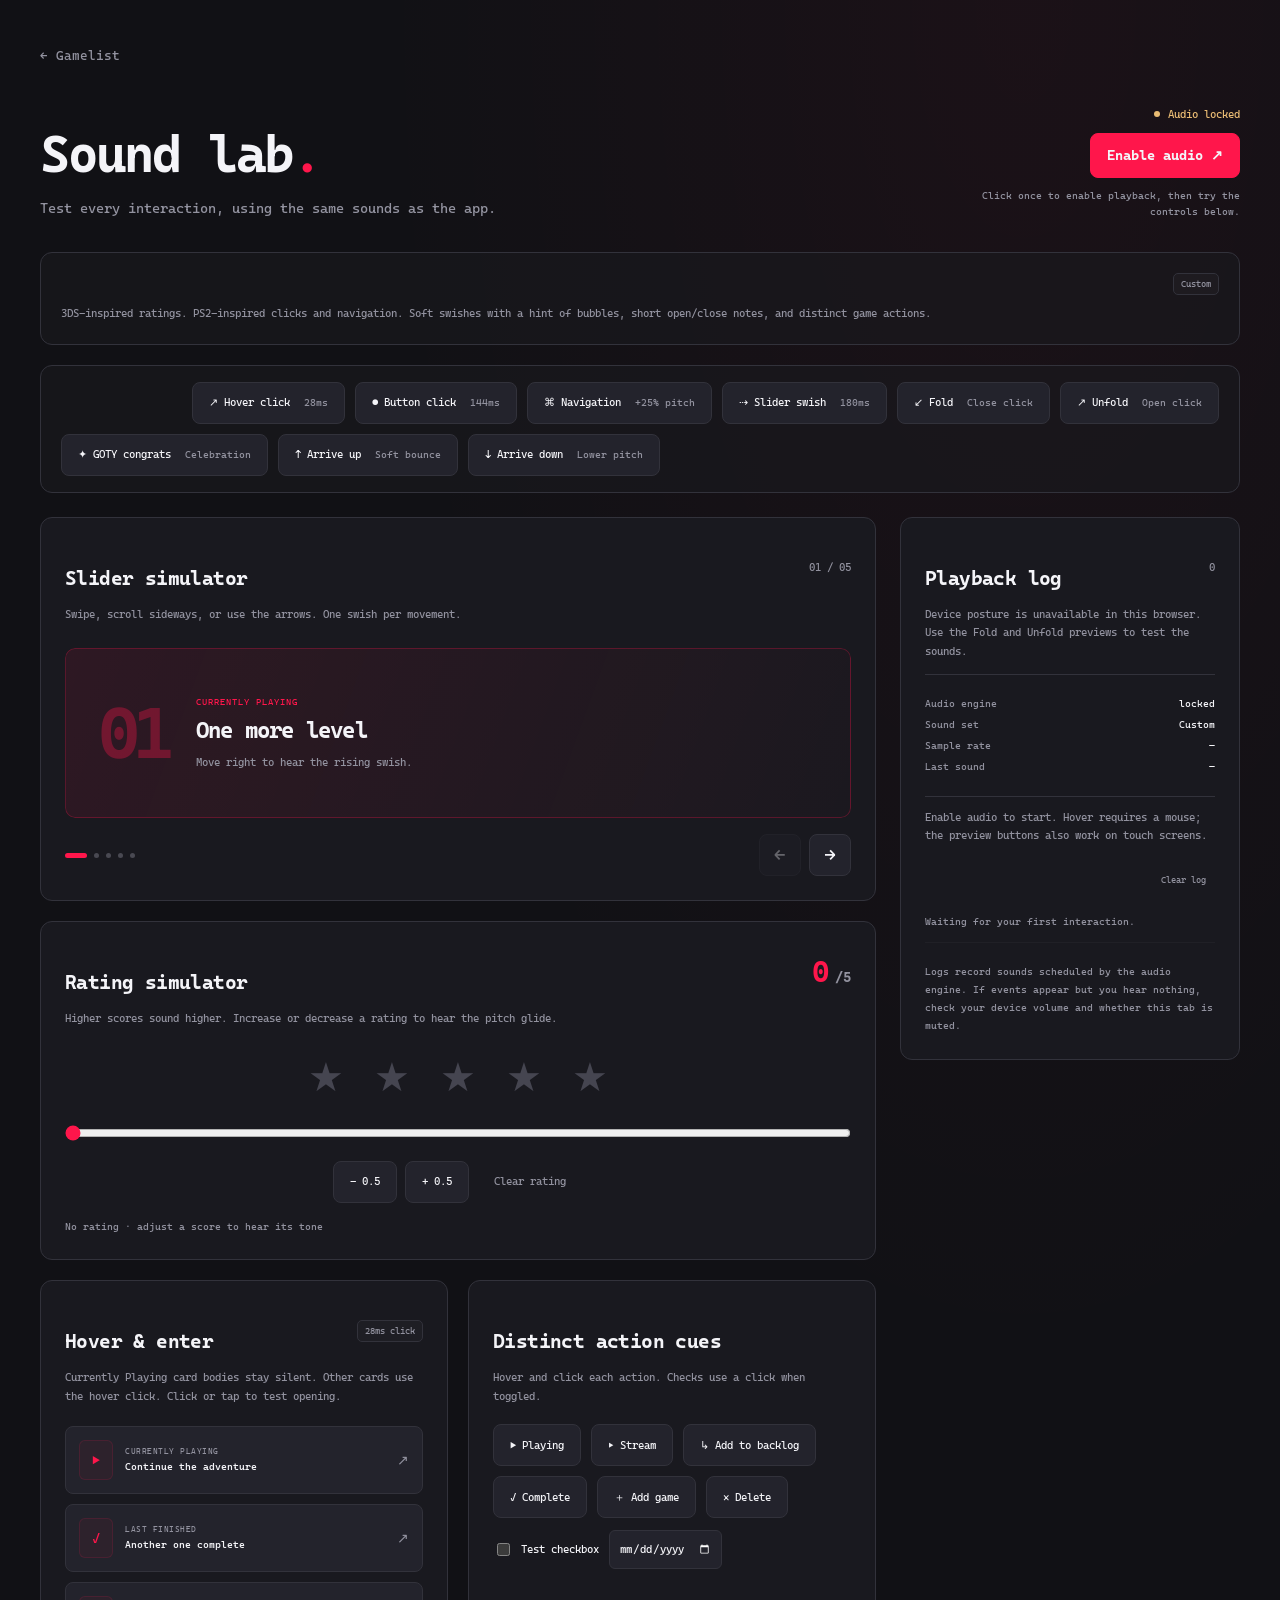
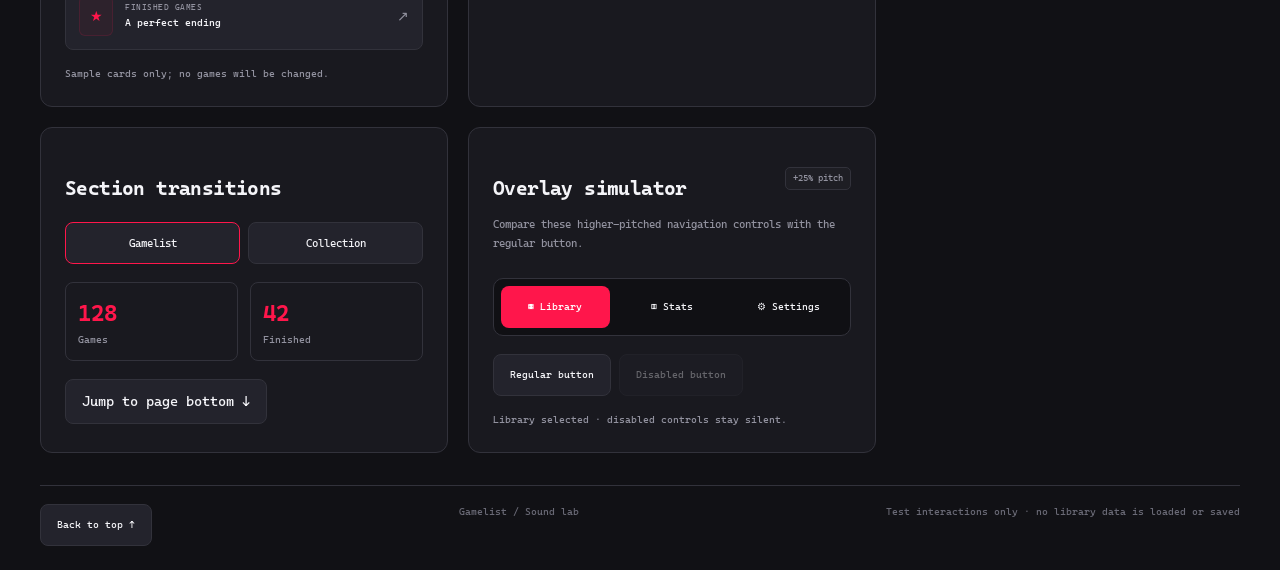
<file: dev-sounds.html>
<!doctype html>
<html lang="en">
<head>
  <meta charset="utf-8">
  <meta name="viewport" content="width=device-width, initial-scale=1">
  <meta name="robots" content="noindex">
  <title>Sound Lab · Gamelist</title>
  <link rel="icon" href="assets/branding/Icon.png">
  <link rel="stylesheet" href="dev-sounds.css">
  <script type="module" src="dev-sounds.js"></script>
</head>
<body>
  <main>
    <header class="page-header">
      <div><a class="back" href="/">← Gamelist</a><p class="eyebrow">Developer tools / Audio</p><h1>Sound lab<span>.</span></h1><p class="intro">Test every interaction, using the same sounds as the app.</p></div>
      <div class="audio-controls"><span id="audioStatus" class="status">Audio locked</span><button class="primary" id="enableAudio" data-sound-preview="click">Enable audio ↗</button><small>Click once to enable playback, then try the controls below.</small></div>
    </header>

    <section class="sound-set" aria-label="Custom sound set"><div class="preset-heading"><span class="eyebrow">The Gamelist sound set</span><span class="tag">Custom</span></div><p class="hint">3DS-inspired ratings. PS2-inspired clicks and navigation. Soft swishes with a hint of bubbles, short open/close notes, and distinct game actions.</p></section>

    <section class="preview-strip" aria-label="Sound previews">
      <span class="eyebrow">Quick listen</span>
      <button data-sound-preview="hover">↗ Hover click <small>28ms</small></button>
      <button data-sound-preview="click">● Button click <small>144ms</small></button>
      <button data-sound-preview="navigation">⌘ Navigation <small>+25% pitch</small></button>
      <button data-sound-preview="swipe">⇢ Slider swish <small>180ms</small></button>
      <button data-sound-preview="fold">↙ Fold <small>Close click</small></button>
      <button data-sound-preview="unfold">↗ Unfold <small>Open click</small></button>
      <button data-sound-preview="congrats">✦ GOTY congrats <small>Celebration</small></button>
      <button data-sound-preview="bounce-up">↑ Arrive up <small>Soft bounce</small></button>
      <button data-sound-preview="bounce-down">↓ Arrive down <small>Lower pitch</small></button>
    </section>

    <div class="workspace">
      <div class="experiments">
        <section class="panel playing-current" aria-labelledby="sliderTitle">
          <div class="panel-head"><div><p class="eyebrow">01 / Movement</p><h2 id="sliderTitle">Slider simulator</h2></div><span class="readout" id="slideCount">01 / 05</span></div>
          <p class="hint">Swipe, scroll sideways, or use the arrows. One swish per movement.</p>
          <div class="slider-stage">
            <div class="playing-list" id="testSlider" tabindex="0" role="region" aria-roledescription="carousel" aria-label="Sound test slider">
              <article class="slide"><span class="slide-number">01</span><div><small>Currently playing</small><h3>One more level</h3><p>Move right to hear the rising swish.</p></div></article>
              <article class="slide"><span class="slide-number">02</span><div><small>Last finished</small><h3>Roll the credits</h3><p>Move left to hear the falling swish.</p></div></article>
              <article class="slide"><span class="slide-number">03</span><div><small>Backlog</small><h3>Next adventure</h3><p>Trackpads and touch gestures work here.</p></div></article>
              <article class="slide"><span class="slide-number">04</span><div><small>Collection</small><h3>On the shelf</h3><p>Arrow keys work when this slider is focused.</p></div></article>
              <article class="slide"><span class="slide-number">05</span><div><small>End of the slider</small><h3>The final stop</h3><p>No movement at the edge means no swish.</p></div></article>
            </div>
          </div>
          <div class="slider-footer"><div id="slideDots" class="dots" aria-hidden="true"><i class="active"></i><i></i><i></i><i></i><i></i></div><div class="arrow-controls"><button class="playing-slider-button" id="previousSlide" aria-label="Previous slide" disabled>←</button><button class="playing-slider-button" id="nextSlide" aria-label="Next slide">→</button></div></div>
        </section>

        <section class="panel" aria-labelledby="ratingTitle">
          <div class="panel-head"><div><p class="eyebrow">02 / Pitch</p><h2 id="ratingTitle">Rating simulator</h2></div><output class="rating-readout" id="ratingOutput" for="ratingRange">0<span>/5</span></output></div>
          <p class="hint">Higher scores sound higher. Increase or decrease a rating to hear the pitch glide.</p>
          <fieldset class="rating-row"><legend class="sr-only">Test game rating</legend>
            <div class="stars" aria-label="Choose a star rating"><button data-rate="1" aria-label="1 star">★</button><button data-rate="2" aria-label="2 stars">★</button><button data-rate="3" aria-label="3 stars">★</button><button data-rate="4" aria-label="4 stars">★</button><button data-rate="5" aria-label="5 stars">★</button></div>
            <label class="sr-only" for="ratingRange">Rating from zero to five</label><input id="ratingRange" type="range" min="0" max="5" step="0.5" value="0">
            <div class="rating-footer"><button data-rating-step="-0.5" aria-label="Decrease rating by half a star">− 0.5</button><button data-rating-step="0.5" aria-label="Increase rating by half a star">+ 0.5</button><button id="clearRating" class="quiet">Clear rating</button></div>
          </fieldset>
          <p id="ratingDetail" class="detail">No rating · adjust a score to hear its tone</p>
        </section>

        <section class="panel" aria-labelledby="hoverTitle">
          <div class="panel-head"><div><p class="eyebrow">03 / Cards</p><h2 id="hoverTitle">Hover & enter</h2></div><span class="tag">28ms click</span></div>
          <p class="hint">Currently Playing card bodies stay silent. Other cards use the hover click. Click or tap to test opening.</p>
          <div class="hover-targets"><button class="game-card playing-card"><span class="card-icon">▶</span><span><small>Currently playing</small><strong>Continue the adventure</strong></span><span>↗</span></button><button class="playing-finished-game"><span class="card-icon">✓</span><span><small>Last finished</small><strong>Another one complete</strong></span><span>↗</span></button><button class="completed-row"><span class="card-icon">★</span><span><small>Finished games</small><strong>A perfect ending</strong></span><span>↗</span></button></div>
          <p class="detail" id="cardResult" role="status">Sample cards only; no games will be changed.</p>
        </section>

        <section class="panel" aria-labelledby="actionsTitle"><div class="panel-head"><div><p class="eyebrow">04 / Game actions</p><h2 id="actionsTitle">Distinct action cues</h2></div></div><p class="hint">Hover and click each action. Checks use a click when toggled.</p><div class="action-tests"><button data-sound-action="playing">▶ Playing</button><button data-sound-action="stream">▸ Stream</button><button data-sound-action="backlog">↳ Add to backlog</button><button data-sound-action="complete">✓ Complete</button><button data-sound-action="add-game">＋ Add game</button><button data-sound-action="delete">× Delete</button><label class="check-filter"><input type="checkbox"> Test checkbox</label><label class="sr-only" for="calendarTest">Calendar selector</label><input id="calendarTest" type="date" aria-label="Calendar selector"></div></section>
        <section class="panel" aria-labelledby="sectionsTitle"><div class="panel-head"><div><p class="eyebrow">05 / Sections & stats</p><h2 id="sectionsTitle">Section transitions</h2></div></div><div class="test-tabs"><button data-stats-source-tab="gamelist" aria-pressed="true">Gamelist</button><button data-stats-source-tab="collection" aria-pressed="false">Collection</button></div><div class="test-kpis"><article class="stat" tabindex="0"><strong>128</strong><span>Games</span></article><article class="finished-stats-kpi" tabindex="0"><strong>42</strong><span>Finished</span></article></div><button id="testScrollDown">Jump to page bottom ↓</button></section>
        <section class="panel" aria-labelledby="navigationTitle">
          <div class="panel-head"><div><p class="eyebrow">06 / Navigation</p><h2 id="navigationTitle">Overlay simulator</h2></div><span class="tag">+25% pitch</span></div>
          <p class="hint">Compare these higher-pitched navigation controls with the regular button.</p>
          <nav class="mobile-action-dock" aria-label="Test navigation"><button aria-current="page">▦ Library</button><button>▥ Stats</button><button>⚙ Settings</button></nav>
          <div class="comparison"><button id="regularButton">Regular button</button><button disabled>Disabled button</button></div>
          <p class="detail" id="navigationResult" role="status">Library selected · disabled controls stay silent.</p>
        </section>
      </div>

      <aside class="panel diagnostics" aria-labelledby="diagnosticsTitle">
        <div class="panel-head"><div><p class="eyebrow">Live diagnostics</p><h2 id="diagnosticsTitle">Playback log</h2></div><span id="soundCount" class="readout">0</span></div>
        <p class="hint" id="postureStatus">Checking device posture support…</p>
        <dl class="audio-facts"><div><dt>Audio engine</dt><dd id="engineState">Locked</dd></div><div><dt>Sound set</dt><dd>Custom</dd></div><div><dt>Sample rate</dt><dd id="sampleRate">—</dd></div><div><dt>Last sound</dt><dd id="lastSound">—</dd></div></dl>
        <p id="audioHelp" class="hint">Enable audio to start. Hover requires a mouse; the preview buttons also work on touch screens.</p>
        <div class="log-head"><span class="eyebrow">Latest events</span><button class="quiet" id="clearLog" data-sound-preview="">Clear log</button></div>
        <ol id="soundLog" class="sound-log" aria-label="Sound playback events"><li class="log-empty">Waiting for your first interaction.</li></ol>
        <p class="footnote">Logs record sounds scheduled by the audio engine. If events appear but you hear nothing, check your device volume and whether this tab is muted.</p>
      </aside>
    </div>
    <footer id="pageBottom"><button id="testScrollUp" class="scroll-top-button">Back to top ↑</button> Gamelist / Sound lab <span>Test interactions only · no library data is loaded or saved</span></footer>
  </main>
</body>
</html>
</file>
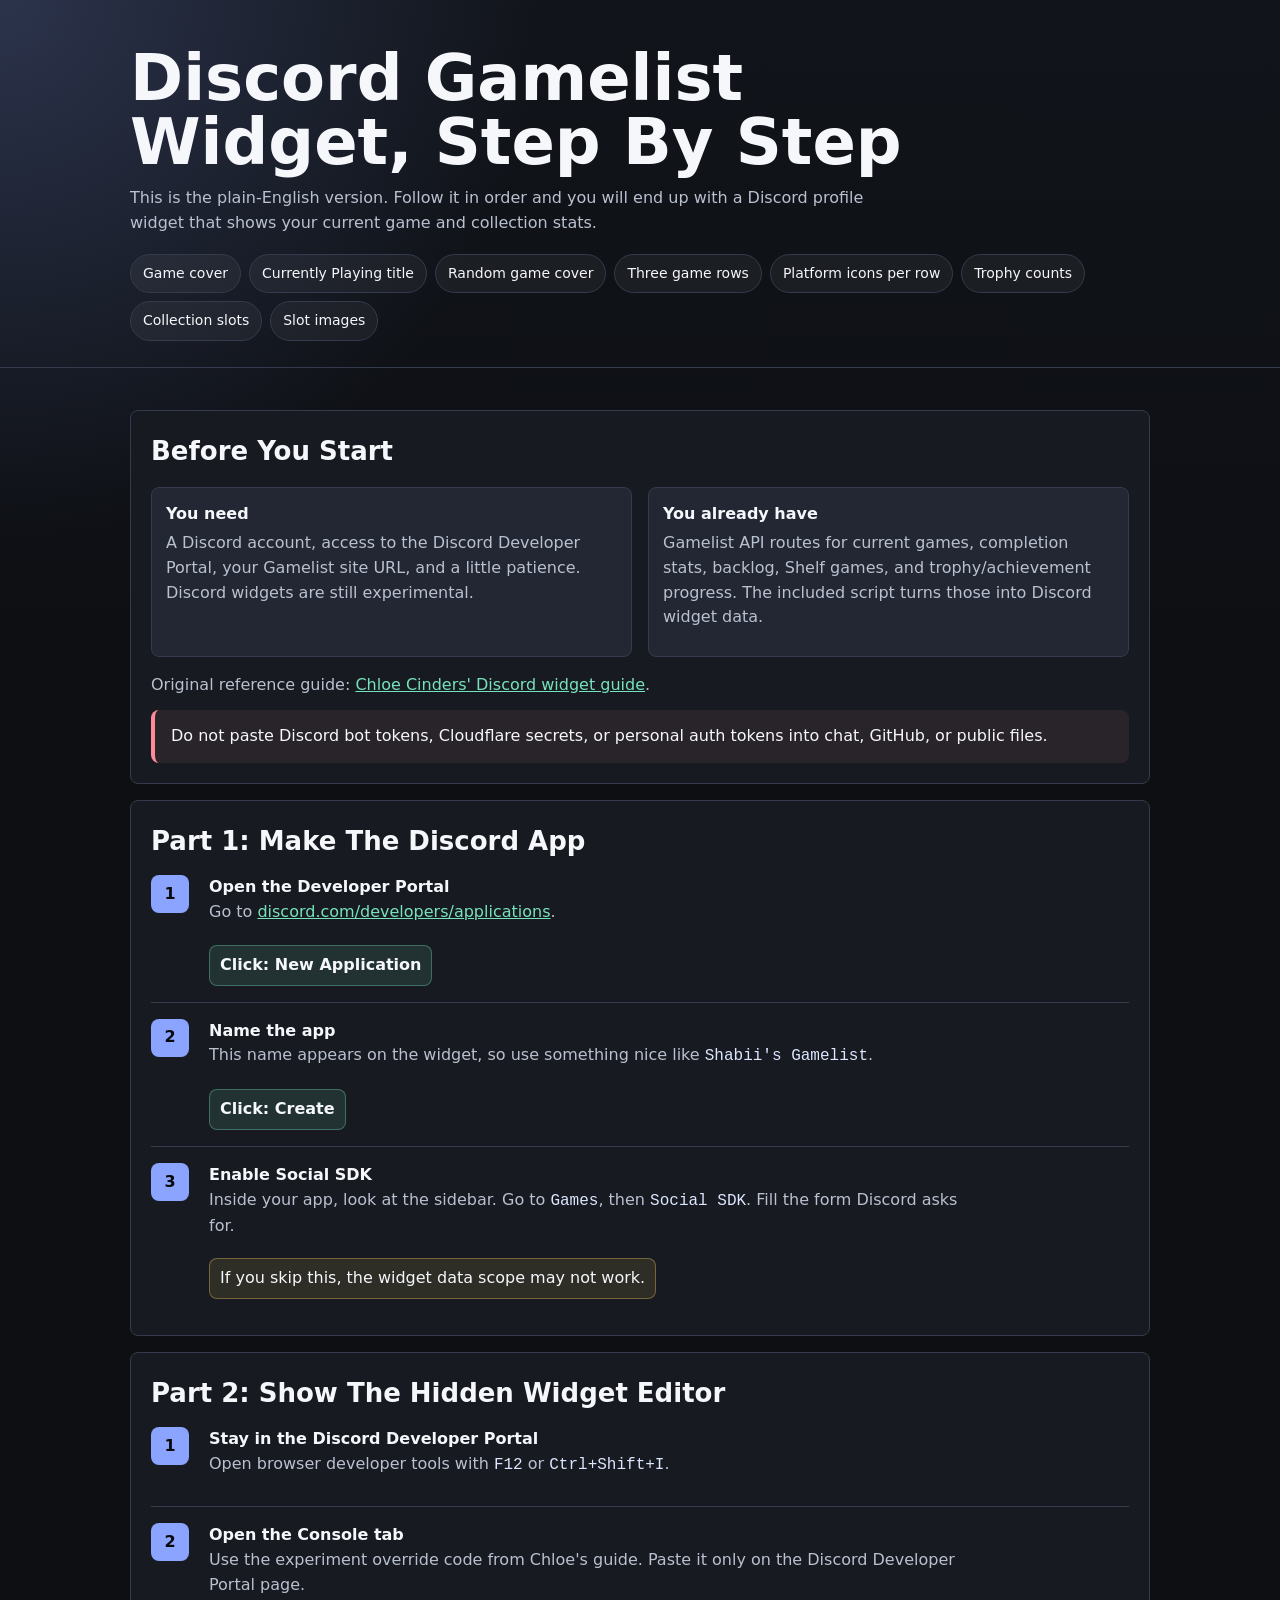
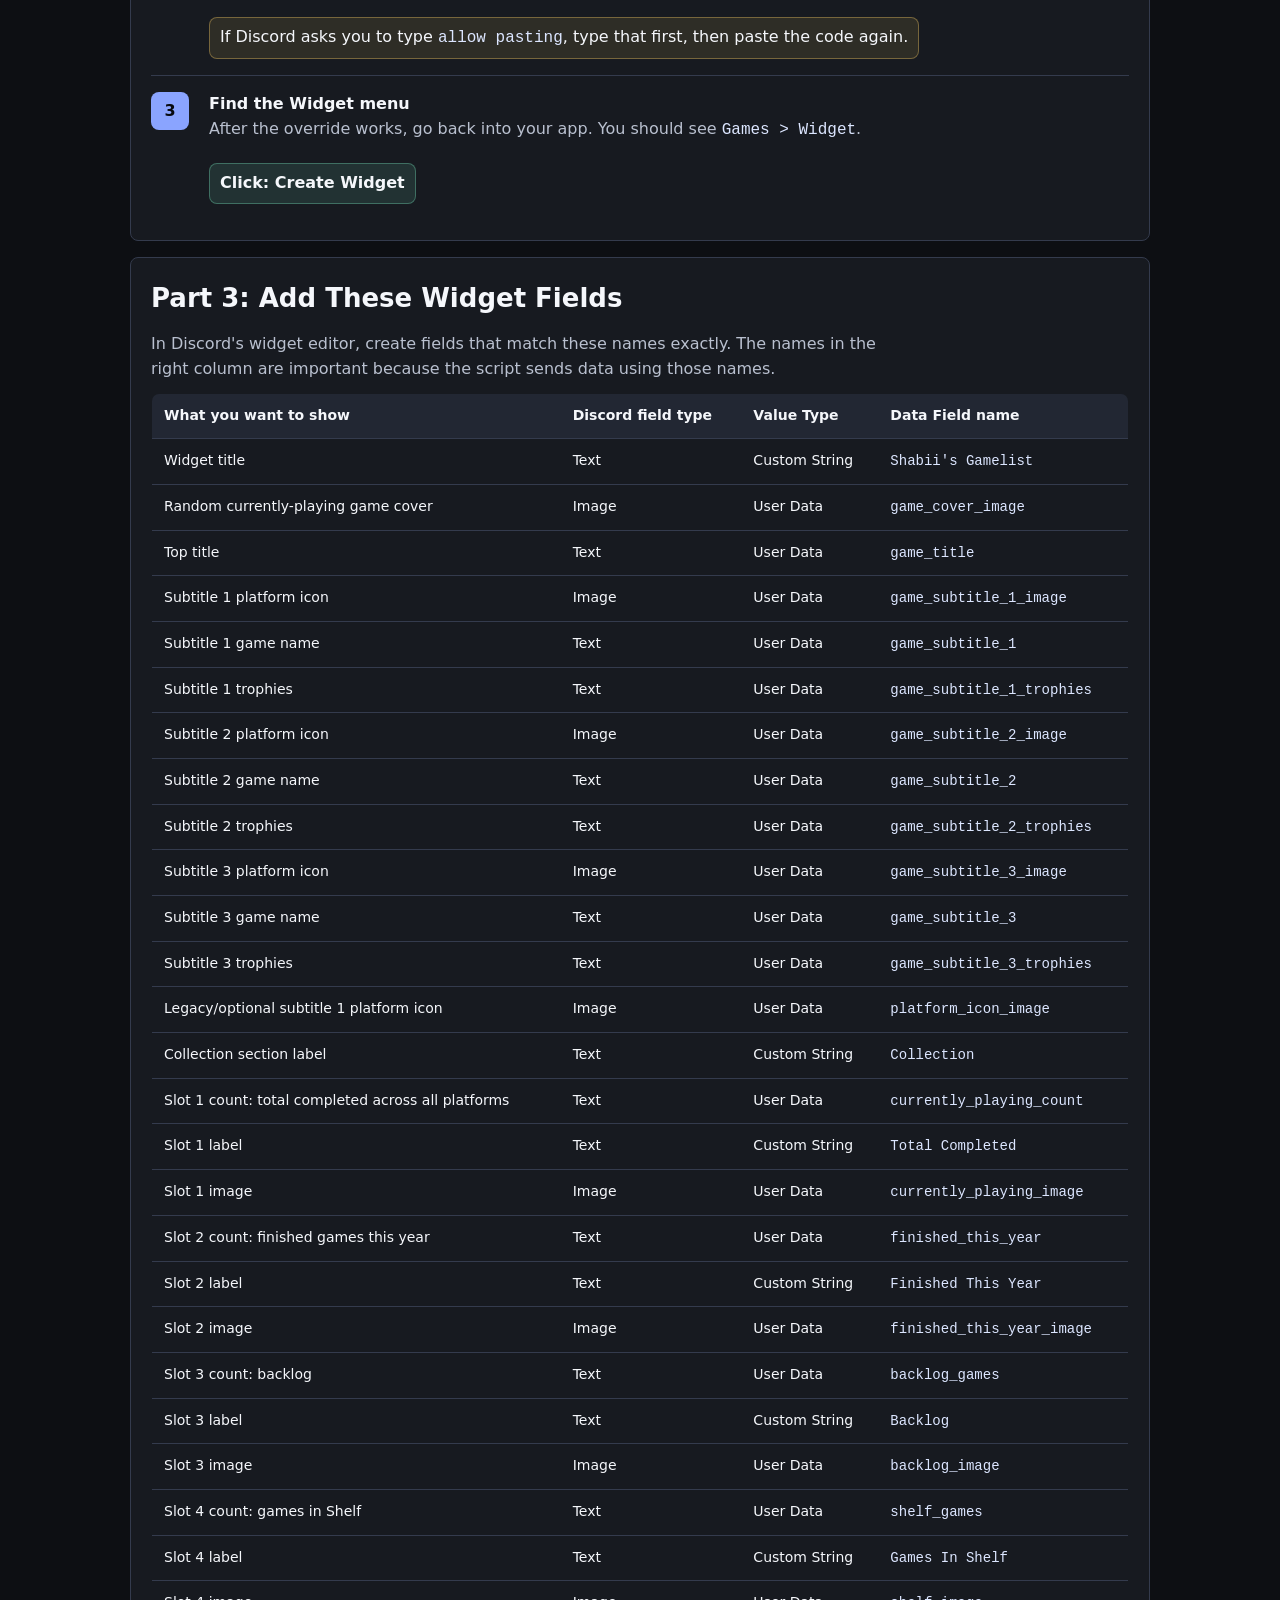
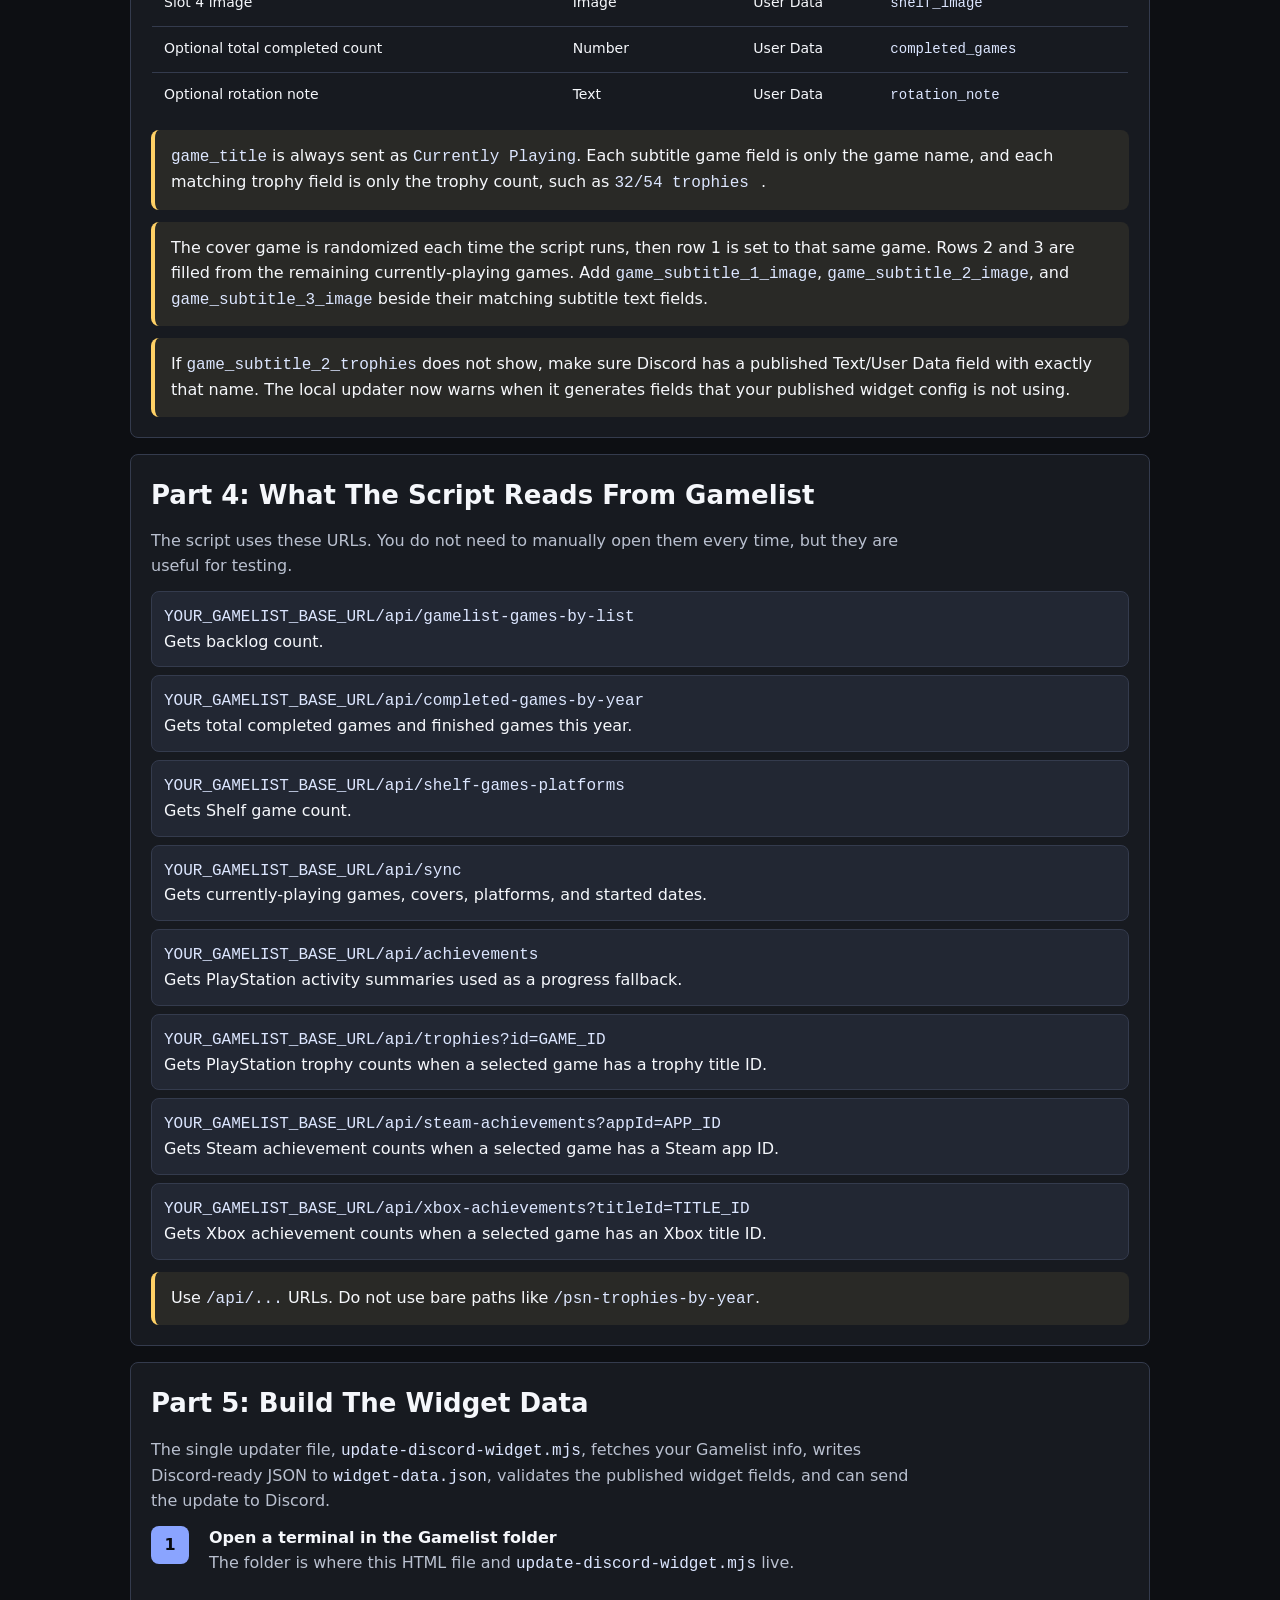
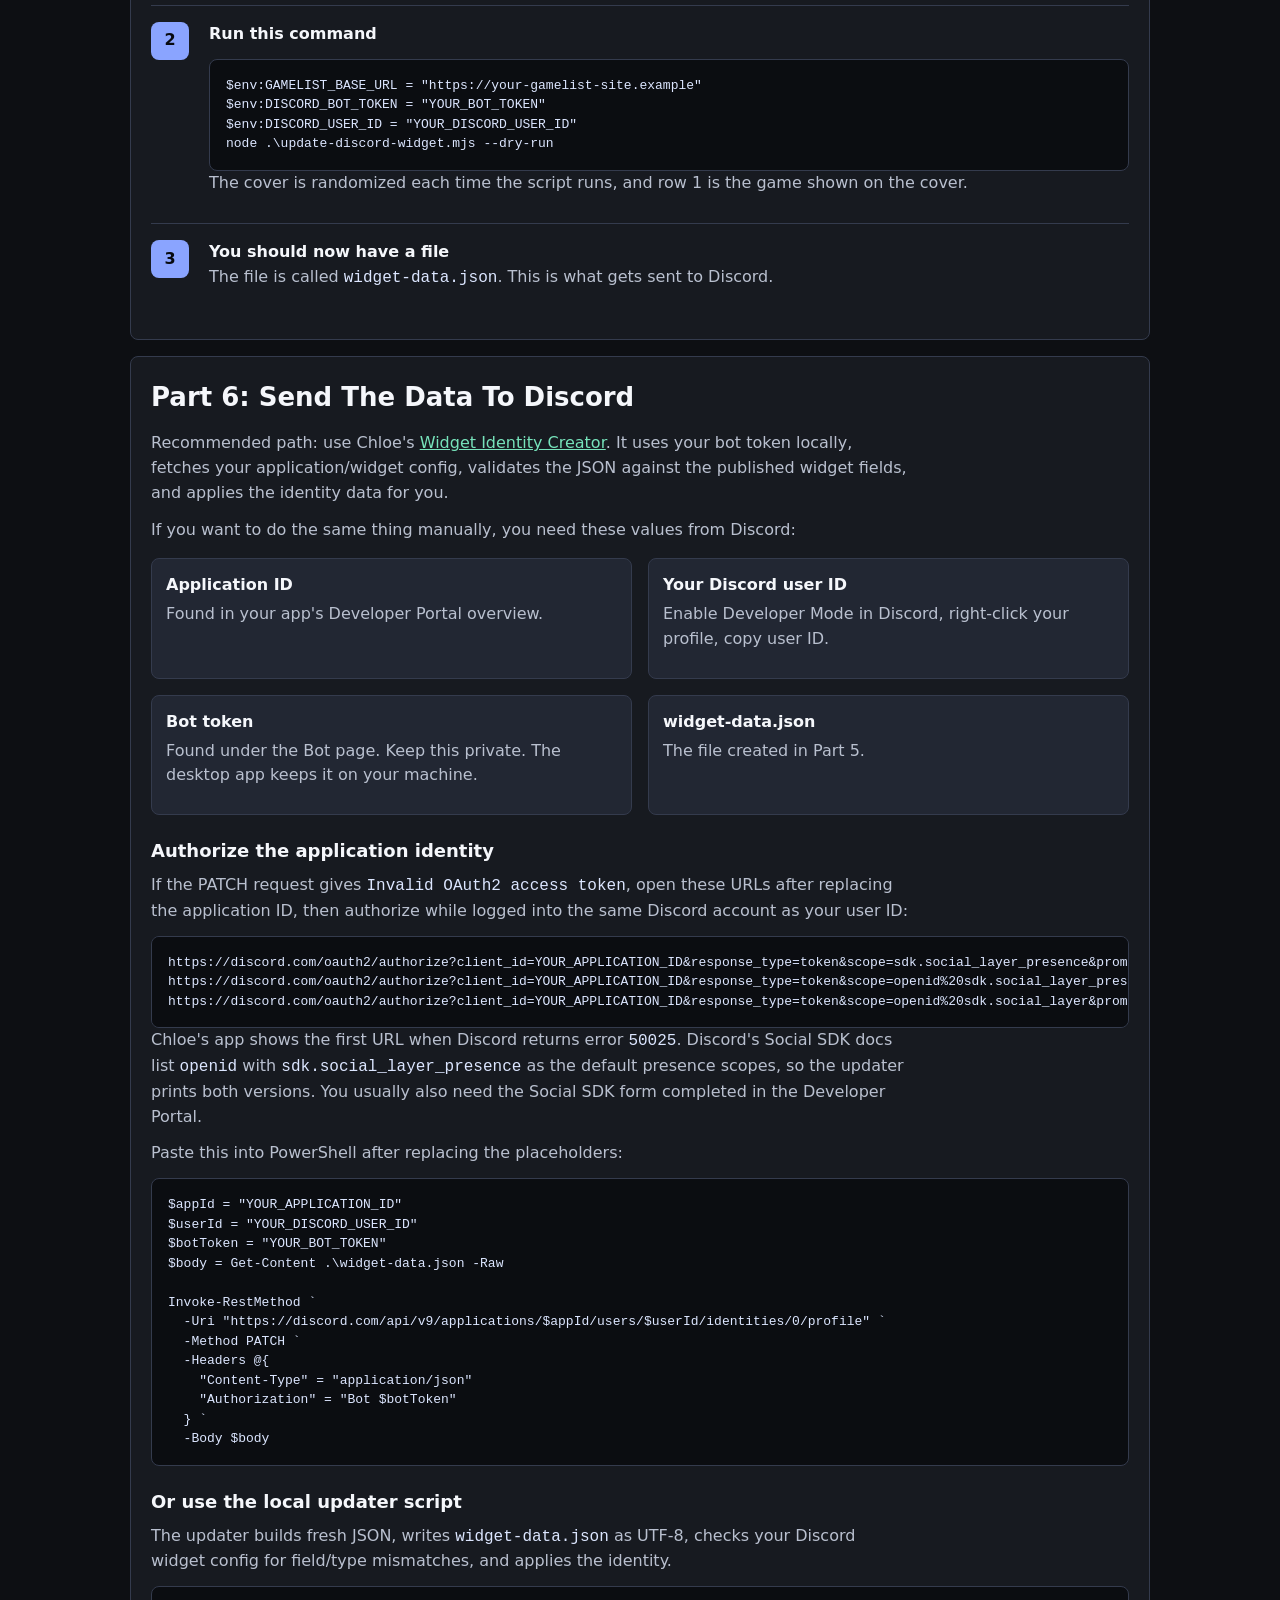
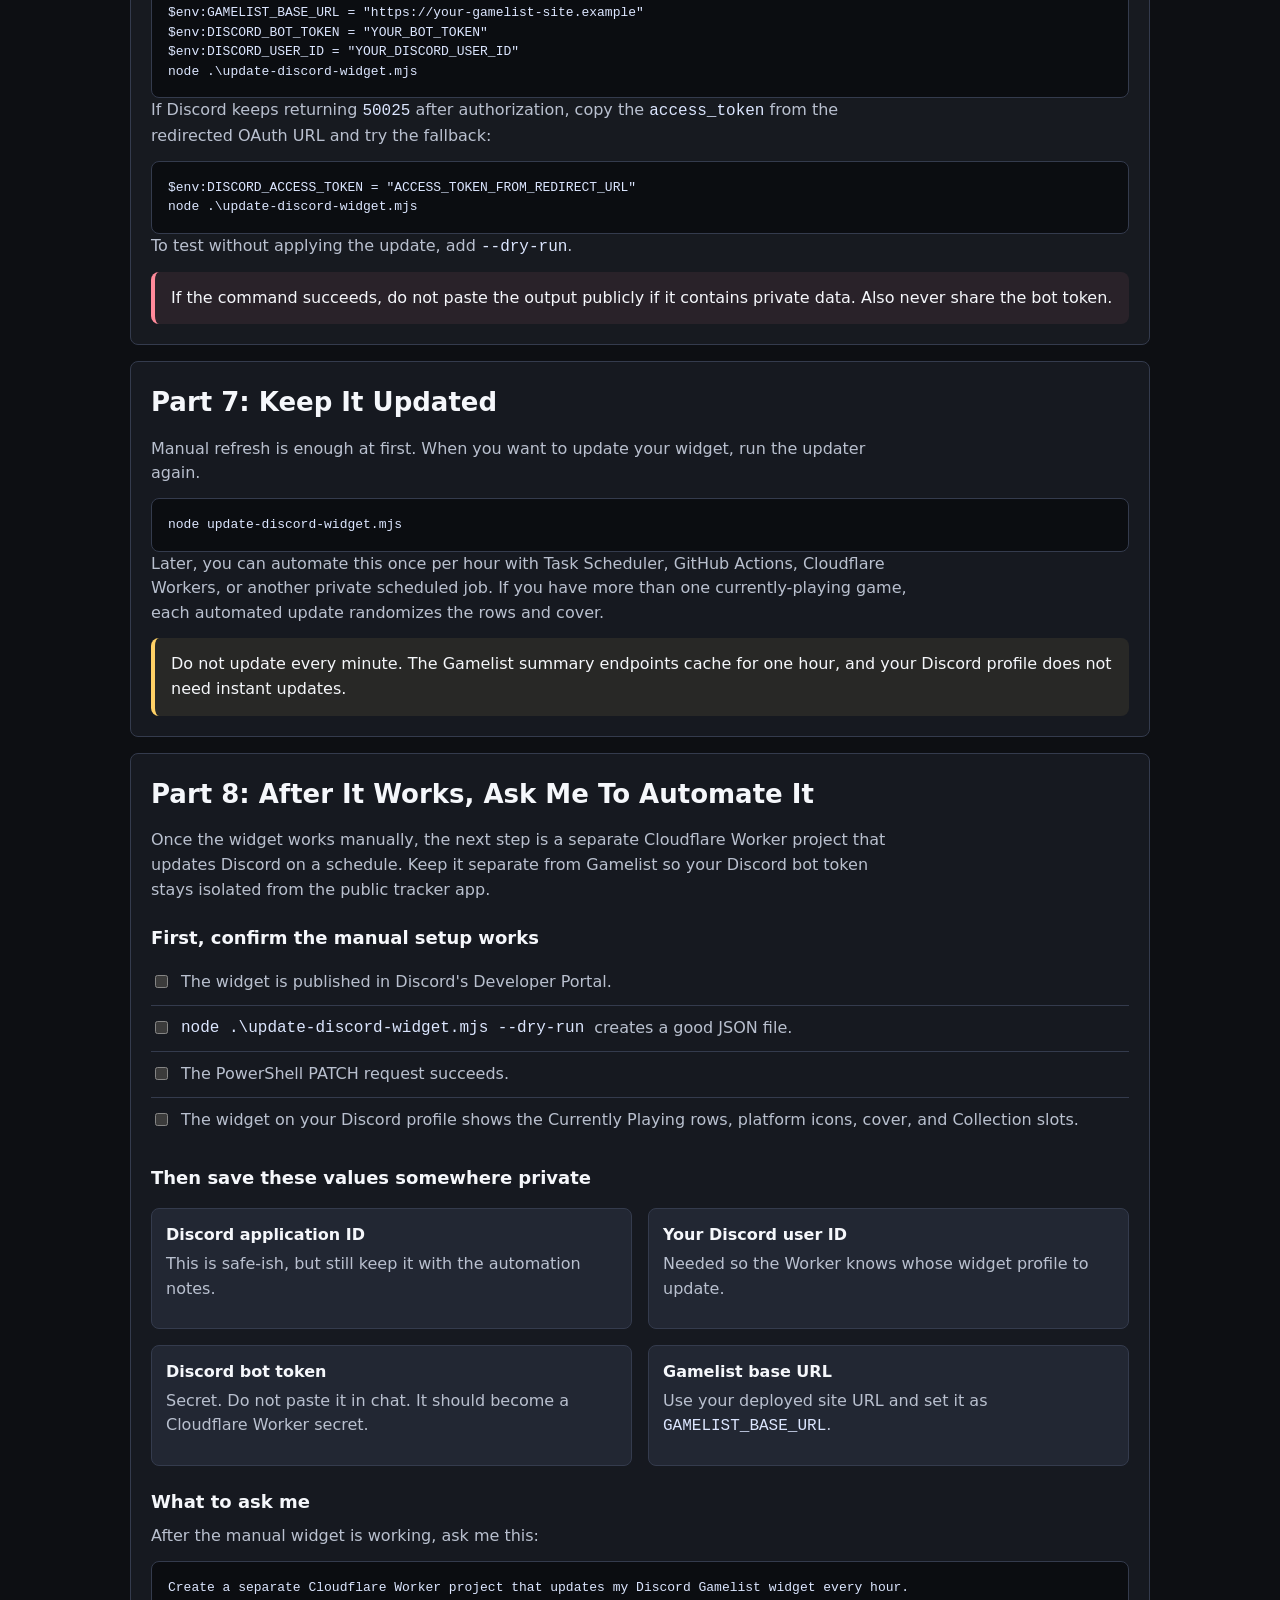
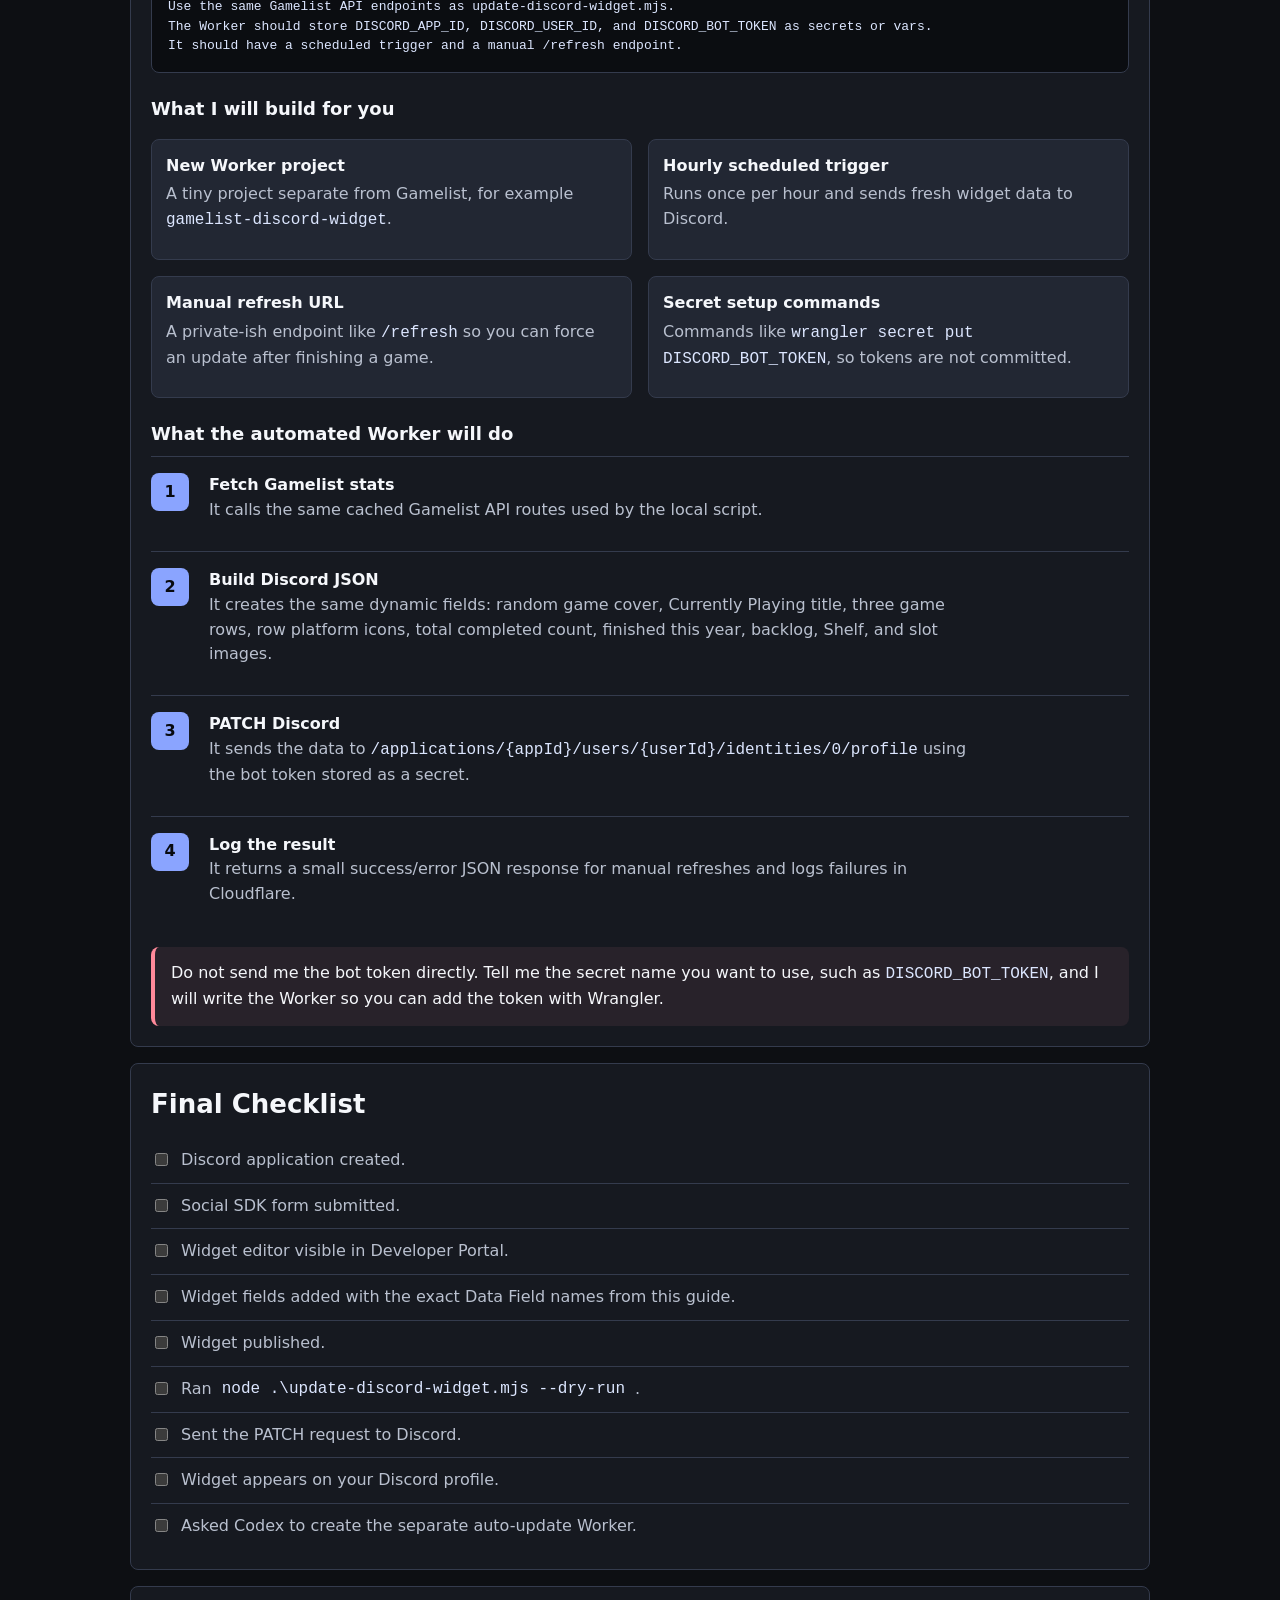
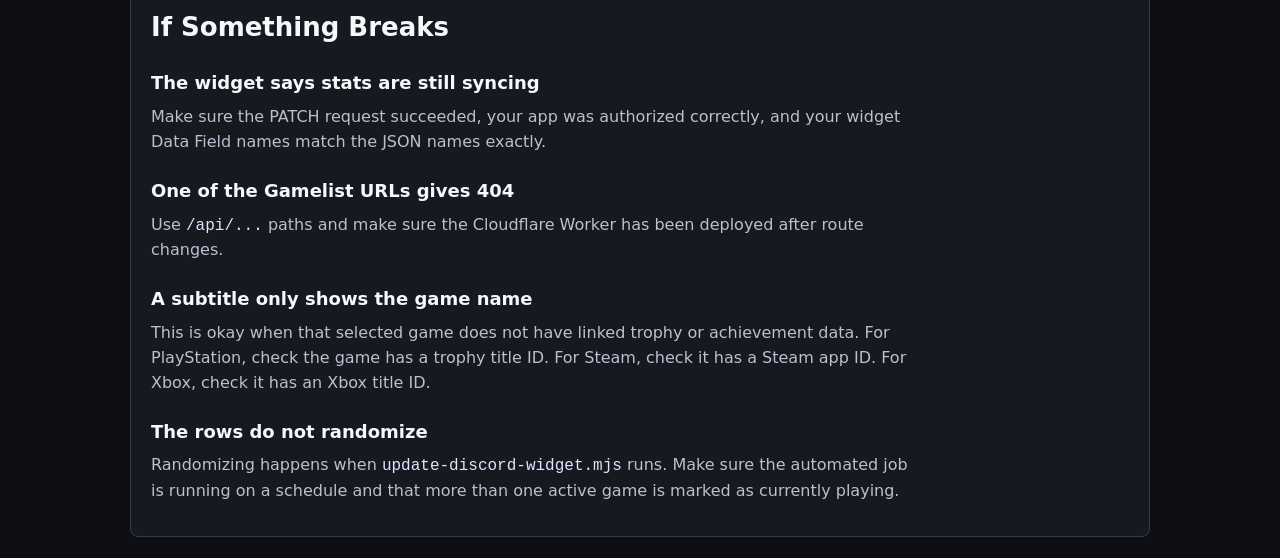
<file: discord-widget-setup/discord-widget-guide.html>
<!doctype html>
<html lang="en">
<head>
  <meta charset="utf-8">
  <meta name="viewport" content="width=device-width, initial-scale=1">
  <title>Discord Gamelist Widget Guide</title>
  <style>
    :root {
      color-scheme: dark;
      --bg: #101114;
      --card: #181b21;
      --card2: #222733;
      --text: #f5f7fb;
      --muted: #b9c0cf;
      --line: #343b4d;
      --blue: #8aa4ff;
      --green: #77e3bb;
      --yellow: #ffd166;
      --red: #ff8a9a;
      --code: #0b0d11;
      font-family: Inter, ui-sans-serif, system-ui, -apple-system, BlinkMacSystemFont, "Segoe UI", sans-serif;
    }

    * { box-sizing: border-box; }

    body {
      margin: 0;
      background:
        radial-gradient(circle at top left, rgba(138, 164, 255, 0.22), transparent 34rem),
        linear-gradient(180deg, #11141a, #0d0f13 42rem);
      color: var(--text);
      line-height: 1.55;
    }

    a { color: var(--green); }
    code { font-family: "Cascadia Code", Consolas, monospace; color: #dce6ff; }

    .wrap {
      max-width: 1060px;
      margin: 0 auto;
      padding: 0 20px;
    }

    header {
      padding: 46px 0 26px;
      border-bottom: 1px solid var(--line);
    }

    h1 {
      margin: 0 0 12px;
      max-width: 780px;
      font-size: clamp(36px, 6vw, 64px);
      line-height: 1;
      letter-spacing: 0;
    }

    h2 {
      margin: 0 0 14px;
      font-size: 26px;
    }

    h3 {
      margin: 22px 0 8px;
      font-size: 18px;
    }

    p {
      margin: 0 0 12px;
      color: var(--muted);
      max-width: 760px;
    }

    main { padding: 26px 0 70px; }

    .quick {
      display: flex;
      flex-wrap: wrap;
      gap: 8px;
      margin-top: 18px;
    }

    .quick span {
      border: 1px solid var(--line);
      background: rgba(255, 255, 255, 0.05);
      border-radius: 999px;
      padding: 8px 12px;
      font-size: 14px;
    }

    .card {
      margin: 16px 0;
      border: 1px solid var(--line);
      border-radius: 8px;
      background: rgba(24, 27, 33, 0.94);
      padding: 20px;
    }

    .two {
      display: grid;
      grid-template-columns: repeat(2, minmax(0, 1fr));
      gap: 16px;
      margin: 16px 0;
    }

    .mini {
      border: 1px solid var(--line);
      border-radius: 8px;
      background: var(--card2);
      padding: 14px;
    }

    .mini strong {
      display: block;
      margin-bottom: 4px;
      color: var(--text);
    }

    .step {
      display: grid;
      grid-template-columns: 44px 1fr;
      gap: 14px;
      padding: 16px 0;
      border-top: 1px solid var(--line);
    }

    .step:first-of-type {
      border-top: 0;
      padding-top: 0;
    }

    .num {
      display: grid;
      place-items: center;
      width: 38px;
      height: 38px;
      border-radius: 8px;
      background: var(--blue);
      color: #080a10;
      font-weight: 900;
    }

    .do {
      display: inline-block;
      margin: 8px 0 0;
      padding: 7px 10px;
      border-radius: 8px;
      background: rgba(119, 227, 187, 0.12);
      border: 1px solid rgba(119, 227, 187, 0.35);
      color: var(--text);
      font-weight: 700;
    }

    .watch {
      display: inline-block;
      margin: 8px 0 0;
      padding: 7px 10px;
      border-radius: 8px;
      background: rgba(255, 209, 102, 0.10);
      border: 1px solid rgba(255, 209, 102, 0.35);
      color: var(--text);
    }

    table {
      width: 100%;
      border-collapse: collapse;
      border: 1px solid var(--line);
      border-radius: 8px;
      overflow: hidden;
      font-size: 14px;
    }

    th, td {
      padding: 11px 12px;
      border-bottom: 1px solid var(--line);
      text-align: left;
      vertical-align: top;
    }

    th {
      background: var(--card2);
      color: var(--text);
    }

    tr:last-child td { border-bottom: 0; }

    pre {
      margin: 12px 0 0;
      padding: 16px;
      overflow-x: auto;
      border: 1px solid var(--line);
      border-radius: 8px;
      background: var(--code);
      color: #dce6ff;
      font-size: 13px;
      line-height: 1.5;
    }

    .endpoint {
      display: grid;
      gap: 8px;
      margin-top: 12px;
    }

    .endpoint div {
      border: 1px solid var(--line);
      border-radius: 8px;
      background: var(--card2);
      padding: 12px;
      overflow-wrap: anywhere;
    }

    .note, .danger {
      border-radius: 8px;
      padding: 14px 16px;
      margin-top: 12px;
    }

    .note {
      border-left: 4px solid var(--yellow);
      background: rgba(255, 209, 102, 0.08);
    }

    .danger {
      border-left: 4px solid var(--red);
      background: rgba(255, 138, 154, 0.08);
    }

    .checklist label {
      display: flex;
      gap: 10px;
      align-items: flex-start;
      padding: 10px 0;
      border-top: 1px solid var(--line);
      color: var(--muted);
    }

    .checklist label:first-child { border-top: 0; }
    .checklist input { margin-top: 5px; }

    @media (max-width: 820px) {
      .two { grid-template-columns: 1fr; }
      header { padding-top: 32px; }
    }
  </style>
</head>
<body>
  <header>
    <div class="wrap">
      <h1>Discord Gamelist Widget, Step By Step</h1>
      <p>This is the plain-English version. Follow it in order and you will end up with a Discord profile widget that shows your current game and collection stats.</p>
      <div class="quick">
        <span>Game cover</span>
        <span>Currently Playing title</span>
        <span>Random game cover</span>
        <span>Three game rows</span>
        <span>Platform icons per row</span>
        <span>Trophy counts</span>
        <span>Collection slots</span>
        <span>Slot images</span>
      </div>
    </div>
  </header>

  <main>
    <div class="wrap">
      <section class="card">
        <h2>Before You Start</h2>
        <div class="two">
          <div class="mini">
            <strong>You need</strong>
            <p>A Discord account, access to the Discord Developer Portal, your Gamelist site URL, and a little patience. Discord widgets are still experimental.</p>
          </div>
          <div class="mini">
            <strong>You already have</strong>
            <p>Gamelist API routes for current games, completion stats, backlog, Shelf games, and trophy/achievement progress. The included script turns those into Discord widget data.</p>
          </div>
        </div>
        <p>Original reference guide: <a href="https://chloecinders.com/blog/discord-widgets" target="_blank" rel="noreferrer">Chloe Cinders' Discord widget guide</a>.</p>
        <div class="danger">Do not paste Discord bot tokens, Cloudflare secrets, or personal auth tokens into chat, GitHub, or public files.</div>
      </section>

      <section class="card">
        <h2>Part 1: Make The Discord App</h2>
        <div class="step">
          <span class="num">1</span>
          <div>
            <strong>Open the Developer Portal</strong>
            <p>Go to <a href="https://discord.com/developers/applications" target="_blank" rel="noreferrer">discord.com/developers/applications</a>.</p>
            <span class="do">Click: New Application</span>
          </div>
        </div>
        <div class="step">
          <span class="num">2</span>
          <div>
            <strong>Name the app</strong>
            <p>This name appears on the widget, so use something nice like <code>Shabii's Gamelist</code>.</p>
            <span class="do">Click: Create</span>
          </div>
        </div>
        <div class="step">
          <span class="num">3</span>
          <div>
            <strong>Enable Social SDK</strong>
            <p>Inside your app, look at the sidebar. Go to <code>Games</code>, then <code>Social SDK</code>. Fill the form Discord asks for.</p>
            <span class="watch">If you skip this, the widget data scope may not work.</span>
          </div>
        </div>
      </section>

      <section class="card">
        <h2>Part 2: Show The Hidden Widget Editor</h2>
        <div class="step">
          <span class="num">1</span>
          <div>
            <strong>Stay in the Discord Developer Portal</strong>
            <p>Open browser developer tools with <code>F12</code> or <code>Ctrl+Shift+I</code>.</p>
          </div>
        </div>
        <div class="step">
          <span class="num">2</span>
          <div>
            <strong>Open the Console tab</strong>
            <p>Use the experiment override code from Chloe's guide. Paste it only on the Discord Developer Portal page.</p>
            <span class="watch">If Discord asks you to type <code>allow pasting</code>, type that first, then paste the code again.</span>
          </div>
        </div>
        <div class="step">
          <span class="num">3</span>
          <div>
            <strong>Find the Widget menu</strong>
            <p>After the override works, go back into your app. You should see <code>Games > Widget</code>.</p>
            <span class="do">Click: Create Widget</span>
          </div>
        </div>
      </section>

      <section class="card">
        <h2>Part 3: Add These Widget Fields</h2>
        <p>In Discord's widget editor, create fields that match these names exactly. The names in the right column are important because the script sends data using those names.</p>
        <table>
          <thead>
            <tr>
              <th>What you want to show</th>
              <th>Discord field type</th>
              <th>Value Type</th>
              <th>Data Field name</th>
            </tr>
          </thead>
          <tbody>
            <tr><td>Widget title</td><td>Text</td><td>Custom String</td><td><code>Shabii's Gamelist</code></td></tr>
            <tr><td>Random currently-playing game cover</td><td>Image</td><td>User Data</td><td><code>game_cover_image</code></td></tr>
            <tr><td>Top title</td><td>Text</td><td>User Data</td><td><code>game_title</code></td></tr>
            <tr><td>Subtitle 1 platform icon</td><td>Image</td><td>User Data</td><td><code>game_subtitle_1_image</code></td></tr>
            <tr><td>Subtitle 1 game name</td><td>Text</td><td>User Data</td><td><code>game_subtitle_1</code></td></tr>
            <tr><td>Subtitle 1 trophies</td><td>Text</td><td>User Data</td><td><code>game_subtitle_1_trophies</code></td></tr>
            <tr><td>Subtitle 2 platform icon</td><td>Image</td><td>User Data</td><td><code>game_subtitle_2_image</code></td></tr>
            <tr><td>Subtitle 2 game name</td><td>Text</td><td>User Data</td><td><code>game_subtitle_2</code></td></tr>
            <tr><td>Subtitle 2 trophies</td><td>Text</td><td>User Data</td><td><code>game_subtitle_2_trophies</code></td></tr>
            <tr><td>Subtitle 3 platform icon</td><td>Image</td><td>User Data</td><td><code>game_subtitle_3_image</code></td></tr>
            <tr><td>Subtitle 3 game name</td><td>Text</td><td>User Data</td><td><code>game_subtitle_3</code></td></tr>
            <tr><td>Subtitle 3 trophies</td><td>Text</td><td>User Data</td><td><code>game_subtitle_3_trophies</code></td></tr>
            <tr><td>Legacy/optional subtitle 1 platform icon</td><td>Image</td><td>User Data</td><td><code>platform_icon_image</code></td></tr>
            <tr><td>Collection section label</td><td>Text</td><td>Custom String</td><td><code>Collection</code></td></tr>
            <tr><td>Slot 1 count: total completed across all platforms</td><td>Text</td><td>User Data</td><td><code>currently_playing_count</code></td></tr>
            <tr><td>Slot 1 label</td><td>Text</td><td>Custom String</td><td><code>Total Completed</code></td></tr>
            <tr><td>Slot 1 image</td><td>Image</td><td>User Data</td><td><code>currently_playing_image</code></td></tr>
            <tr><td>Slot 2 count: finished games this year</td><td>Text</td><td>User Data</td><td><code>finished_this_year</code></td></tr>
            <tr><td>Slot 2 label</td><td>Text</td><td>Custom String</td><td><code>Finished This Year</code></td></tr>
            <tr><td>Slot 2 image</td><td>Image</td><td>User Data</td><td><code>finished_this_year_image</code></td></tr>
            <tr><td>Slot 3 count: backlog</td><td>Text</td><td>User Data</td><td><code>backlog_games</code></td></tr>
            <tr><td>Slot 3 label</td><td>Text</td><td>Custom String</td><td><code>Backlog</code></td></tr>
            <tr><td>Slot 3 image</td><td>Image</td><td>User Data</td><td><code>backlog_image</code></td></tr>
            <tr><td>Slot 4 count: games in Shelf</td><td>Text</td><td>User Data</td><td><code>shelf_games</code></td></tr>
            <tr><td>Slot 4 label</td><td>Text</td><td>Custom String</td><td><code>Games In Shelf</code></td></tr>
            <tr><td>Slot 4 image</td><td>Image</td><td>User Data</td><td><code>shelf_image</code></td></tr>
            <tr><td>Optional total completed count</td><td>Number</td><td>User Data</td><td><code>completed_games</code></td></tr>
            <tr><td>Optional rotation note</td><td>Text</td><td>User Data</td><td><code>rotation_note</code></td></tr>
          </tbody>
        </table>
        <div class="note"><code>game_title</code> is always sent as <code>Currently Playing</code>. Each subtitle game field is only the game name, and each matching trophy field is only the trophy count, such as <code>32/54 trophies&#10240;</code>.</div>
        <div class="note">The cover game is randomized each time the script runs, then row 1 is set to that same game. Rows 2 and 3 are filled from the remaining currently-playing games. Add <code>game_subtitle_1_image</code>, <code>game_subtitle_2_image</code>, and <code>game_subtitle_3_image</code> beside their matching subtitle text fields.</div>
        <div class="note">If <code>game_subtitle_2_trophies</code> does not show, make sure Discord has a published Text/User Data field with exactly that name. The local updater now warns when it generates fields that your published widget config is not using.</div>
      </section>

      <section class="card">
        <h2>Part 4: What The Script Reads From Gamelist</h2>
        <p>The script uses these URLs. You do not need to manually open them every time, but they are useful for testing.</p>
        <div class="endpoint">
          <div><code>YOUR_GAMELIST_BASE_URL/api/gamelist-games-by-list</code><br>Gets backlog count.</div>
          <div><code>YOUR_GAMELIST_BASE_URL/api/completed-games-by-year</code><br>Gets total completed games and finished games this year.</div>
          <div><code>YOUR_GAMELIST_BASE_URL/api/shelf-games-platforms</code><br>Gets Shelf game count.</div>
          <div><code>YOUR_GAMELIST_BASE_URL/api/sync</code><br>Gets currently-playing games, covers, platforms, and started dates.</div>
          <div><code>YOUR_GAMELIST_BASE_URL/api/achievements</code><br>Gets PlayStation activity summaries used as a progress fallback.</div>
          <div><code>YOUR_GAMELIST_BASE_URL/api/trophies?id=GAME_ID</code><br>Gets PlayStation trophy counts when a selected game has a trophy title ID.</div>
          <div><code>YOUR_GAMELIST_BASE_URL/api/steam-achievements?appId=APP_ID</code><br>Gets Steam achievement counts when a selected game has a Steam app ID.</div>
          <div><code>YOUR_GAMELIST_BASE_URL/api/xbox-achievements?titleId=TITLE_ID</code><br>Gets Xbox achievement counts when a selected game has an Xbox title ID.</div>
        </div>
        <div class="note">Use <code>/api/...</code> URLs. Do not use bare paths like <code>/psn-trophies-by-year</code>.</div>
      </section>

      <section class="card">
        <h2>Part 5: Build The Widget Data</h2>
        <p>The single updater file, <code>update-discord-widget.mjs</code>, fetches your Gamelist info, writes Discord-ready JSON to <code>widget-data.json</code>, validates the published widget fields, and can send the update to Discord.</p>
        <div class="step">
          <span class="num">1</span>
          <div>
            <strong>Open a terminal in the Gamelist folder</strong>
            <p>The folder is where this HTML file and <code>update-discord-widget.mjs</code> live.</p>
          </div>
        </div>
        <div class="step">
          <span class="num">2</span>
          <div>
            <strong>Run this command</strong>
            <pre><code>$env:GAMELIST_BASE_URL = "https://your-gamelist-site.example"
$env:DISCORD_BOT_TOKEN = "YOUR_BOT_TOKEN"
$env:DISCORD_USER_ID = "YOUR_DISCORD_USER_ID"
node .\update-discord-widget.mjs --dry-run</code></pre>
            <p>The cover is randomized each time the script runs, and row 1 is the game shown on the cover.</p>
          </div>
        </div>
        <div class="step">
          <span class="num">3</span>
          <div>
            <strong>You should now have a file</strong>
            <p>The file is called <code>widget-data.json</code>. This is what gets sent to Discord.</p>
          </div>
        </div>
      </section>

      <section class="card">
        <h2>Part 6: Send The Data To Discord</h2>
        <p>Recommended path: use Chloe's <a href="https://github.com/chloecinders/widget-identity-creator" target="_blank" rel="noreferrer">Widget Identity Creator</a>. It uses your bot token locally, fetches your application/widget config, validates the JSON against the published widget fields, and applies the identity data for you.</p>
        <p>If you want to do the same thing manually, you need these values from Discord:</p>
        <div class="two">
          <div class="mini"><strong>Application ID</strong><p>Found in your app's Developer Portal overview.</p></div>
          <div class="mini"><strong>Your Discord user ID</strong><p>Enable Developer Mode in Discord, right-click your profile, copy user ID.</p></div>
          <div class="mini"><strong>Bot token</strong><p>Found under the Bot page. Keep this private. The desktop app keeps it on your machine.</p></div>
          <div class="mini"><strong>widget-data.json</strong><p>The file created in Part 5.</p></div>
        </div>
        <h3>Authorize the application identity</h3>
        <p>If the PATCH request gives <code>Invalid OAuth2 access token</code>, open these URLs after replacing the application ID, then authorize while logged into the same Discord account as your user ID:</p>
        <pre><code>https://discord.com/oauth2/authorize?client_id=YOUR_APPLICATION_ID&amp;response_type=token&amp;scope=sdk.social_layer_presence&amp;prompt=consent
https://discord.com/oauth2/authorize?client_id=YOUR_APPLICATION_ID&amp;response_type=token&amp;scope=openid%20sdk.social_layer_presence&amp;prompt=consent
https://discord.com/oauth2/authorize?client_id=YOUR_APPLICATION_ID&amp;response_type=token&amp;scope=openid%20sdk.social_layer&amp;prompt=consent</code></pre>
        <p>Chloe's app shows the first URL when Discord returns error <code>50025</code>. Discord's Social SDK docs list <code>openid</code> with <code>sdk.social_layer_presence</code> as the default presence scopes, so the updater prints both versions. You usually also need the Social SDK form completed in the Developer Portal.</p>
        <p>Paste this into PowerShell after replacing the placeholders:</p>
        <pre><code>$appId = "YOUR_APPLICATION_ID"
$userId = "YOUR_DISCORD_USER_ID"
$botToken = "YOUR_BOT_TOKEN"
$body = Get-Content .\widget-data.json -Raw

Invoke-RestMethod `
  -Uri "https://discord.com/api/v9/applications/$appId/users/$userId/identities/0/profile" `
  -Method PATCH `
  -Headers @{
    "Content-Type" = "application/json"
    "Authorization" = "Bot $botToken"
  } `
  -Body $body</code></pre>
        <h3>Or use the local updater script</h3>
        <p>The updater builds fresh JSON, writes <code>widget-data.json</code> as UTF-8, checks your Discord widget config for field/type mismatches, and applies the identity.</p>
        <pre><code>$env:GAMELIST_BASE_URL = "https://your-gamelist-site.example"
$env:DISCORD_BOT_TOKEN = "YOUR_BOT_TOKEN"
$env:DISCORD_USER_ID = "YOUR_DISCORD_USER_ID"
node .\update-discord-widget.mjs</code></pre>
        <p>If Discord keeps returning <code>50025</code> after authorization, copy the <code>access_token</code> from the redirected OAuth URL and try the fallback:</p>
        <pre><code>$env:DISCORD_ACCESS_TOKEN = "ACCESS_TOKEN_FROM_REDIRECT_URL"
node .\update-discord-widget.mjs</code></pre>
        <p>To test without applying the update, add <code>--dry-run</code>.</p>
        <div class="danger">If the command succeeds, do not paste the output publicly if it contains private data. Also never share the bot token.</div>
      </section>

      <section class="card">
        <h2>Part 7: Keep It Updated</h2>
        <p>Manual refresh is enough at first. When you want to update your widget, run the updater again.</p>
        <pre><code>node update-discord-widget.mjs</code></pre>
        <p>Later, you can automate this once per hour with Task Scheduler, GitHub Actions, Cloudflare Workers, or another private scheduled job. If you have more than one currently-playing game, each automated update randomizes the rows and cover.</p>
        <div class="note">Do not update every minute. The Gamelist summary endpoints cache for one hour, and your Discord profile does not need instant updates.</div>
      </section>

      <section class="card">
        <h2>Part 8: After It Works, Ask Me To Automate It</h2>
        <p>Once the widget works manually, the next step is a separate Cloudflare Worker project that updates Discord on a schedule. Keep it separate from Gamelist so your Discord bot token stays isolated from the public tracker app.</p>

        <h3>First, confirm the manual setup works</h3>
        <div class="checklist">
          <label><input type="checkbox"> The widget is published in Discord's Developer Portal.</label>
          <label><input type="checkbox"> <code>node .\update-discord-widget.mjs --dry-run</code> creates a good JSON file.</label>
          <label><input type="checkbox"> The PowerShell PATCH request succeeds.</label>
          <label><input type="checkbox"> The widget on your Discord profile shows the Currently Playing rows, platform icons, cover, and Collection slots.</label>
        </div>

        <h3>Then save these values somewhere private</h3>
        <div class="two">
          <div class="mini"><strong>Discord application ID</strong><p>This is safe-ish, but still keep it with the automation notes.</p></div>
          <div class="mini"><strong>Your Discord user ID</strong><p>Needed so the Worker knows whose widget profile to update.</p></div>
          <div class="mini"><strong>Discord bot token</strong><p>Secret. Do not paste it in chat. It should become a Cloudflare Worker secret.</p></div>
          <div class="mini"><strong>Gamelist base URL</strong><p>Use your deployed site URL and set it as <code>GAMELIST_BASE_URL</code>.</p></div>
        </div>

        <h3>What to ask me</h3>
        <p>After the manual widget is working, ask me this:</p>
        <pre><code>Create a separate Cloudflare Worker project that updates my Discord Gamelist widget every hour.
Use the same Gamelist API endpoints as update-discord-widget.mjs.
The Worker should store DISCORD_APP_ID, DISCORD_USER_ID, and DISCORD_BOT_TOKEN as secrets or vars.
It should have a scheduled trigger and a manual /refresh endpoint.</code></pre>

        <h3>What I will build for you</h3>
        <div class="two">
          <div class="mini"><strong>New Worker project</strong><p>A tiny project separate from Gamelist, for example <code>gamelist-discord-widget</code>.</p></div>
          <div class="mini"><strong>Hourly scheduled trigger</strong><p>Runs once per hour and sends fresh widget data to Discord.</p></div>
          <div class="mini"><strong>Manual refresh URL</strong><p>A private-ish endpoint like <code>/refresh</code> so you can force an update after finishing a game.</p></div>
          <div class="mini"><strong>Secret setup commands</strong><p>Commands like <code>wrangler secret put DISCORD_BOT_TOKEN</code>, so tokens are not committed.</p></div>
        </div>

        <h3>What the automated Worker will do</h3>
        <div class="step">
          <span class="num">1</span>
          <div><strong>Fetch Gamelist stats</strong><p>It calls the same cached Gamelist API routes used by the local script.</p></div>
        </div>
        <div class="step">
          <span class="num">2</span>
          <div><strong>Build Discord JSON</strong><p>It creates the same dynamic fields: random game cover, Currently Playing title, three game rows, row platform icons, total completed count, finished this year, backlog, Shelf, and slot images.</p></div>
        </div>
        <div class="step">
          <span class="num">3</span>
          <div><strong>PATCH Discord</strong><p>It sends the data to <code>/applications/{appId}/users/{userId}/identities/0/profile</code> using the bot token stored as a secret.</p></div>
        </div>
        <div class="step">
          <span class="num">4</span>
          <div><strong>Log the result</strong><p>It returns a small success/error JSON response for manual refreshes and logs failures in Cloudflare.</p></div>
        </div>

        <div class="danger">Do not send me the bot token directly. Tell me the secret name you want to use, such as <code>DISCORD_BOT_TOKEN</code>, and I will write the Worker so you can add the token with Wrangler.</div>
      </section>

      <section class="card">
        <h2>Final Checklist</h2>
        <div class="checklist">
          <label><input type="checkbox"> Discord application created.</label>
          <label><input type="checkbox"> Social SDK form submitted.</label>
          <label><input type="checkbox"> Widget editor visible in Developer Portal.</label>
          <label><input type="checkbox"> Widget fields added with the exact Data Field names from this guide.</label>
          <label><input type="checkbox"> Widget published.</label>
          <label><input type="checkbox"> Ran <code>node .\update-discord-widget.mjs --dry-run</code>.</label>
          <label><input type="checkbox"> Sent the PATCH request to Discord.</label>
          <label><input type="checkbox"> Widget appears on your Discord profile.</label>
          <label><input type="checkbox"> Asked Codex to create the separate auto-update Worker.</label>
        </div>
      </section>

      <section class="card">
        <h2>If Something Breaks</h2>
        <h3>The widget says stats are still syncing</h3>
        <p>Make sure the PATCH request succeeded, your app was authorized correctly, and your widget Data Field names match the JSON names exactly.</p>
        <h3>One of the Gamelist URLs gives 404</h3>
        <p>Use <code>/api/...</code> paths and make sure the Cloudflare Worker has been deployed after route changes.</p>
        <h3>A subtitle only shows the game name</h3>
        <p>This is okay when that selected game does not have linked trophy or achievement data. For PlayStation, check the game has a trophy title ID. For Steam, check it has a Steam app ID. For Xbox, check it has an Xbox title ID.</p>
        <h3>The rows do not randomize</h3>
        <p>Randomizing happens when <code>update-discord-widget.mjs</code> runs. Make sure the automated job is running on a schedule and that more than one active game is marked as currently playing.</p>
      </section>
    </div>
  </main>
</body>
</html>
</file>
<file: dev-sounds.css>
@font-face { font-family: Cascadia; src: url("assets/fonts/CascadiaCode.woff2") format("woff2"); font-weight: 200 700; font-display: swap; }
:root { color-scheme: dark; --bg: #111115; --panel: #19191f; --line: #32323b; --text: #f4f4f8; --muted: #92929f; --accent: #ff164b; }
* { box-sizing: border-box; }
body { margin: 0; background: radial-gradient(ellipse at 80% 0, #ff164b0b, transparent 45%), var(--bg); color: var(--text); font: 14px/1.6 Cascadia, monospace; }
main { max-width: 1440px; margin: auto; padding: 44px 40px 24px; }
button, input { font: inherit; }
button, a { -webkit-tap-highlight-color: transparent; }
button { min-height: 42px; padding: 10px 16px; border: 1px solid var(--line); border-radius: 8px; background: #23232c; color: var(--text); cursor: pointer; transition: background 120ms, border-color 120ms, transform 120ms; }
button:hover:enabled { border-color: var(--accent); background: #ff164b12; }
button:active:enabled { transform: translateY(1px); }
button:disabled { opacity: .35; cursor: default; }
:focus-visible { outline: 2px solid var(--accent); outline-offset: 4px; }
a { color: inherit; text-decoration: none; }
a:hover { color: var(--accent); }
h1, h2, h3, p { margin: 0; }
h1 { font-size: clamp(34px, 5vw, 52px); line-height: 1.2; letter-spacing: -2px; }
h1 span { color: var(--accent); }
h2 { font-size: 20px; letter-spacing: -.6px; }
h3 { font-size: 23px; line-height: 1.3; letter-spacing: -.8px; }
.back { display: inline-block; font-size: 13px; color: var(--muted); margin-bottom: 32px; }
.page-header { display: flex; align-items: flex-end; justify-content: space-between; gap: 32px; margin-bottom: 32px; }
.eyebrow { color: var(--muted); text-transform: uppercase; letter-spacing: 1.5px; font-size: 10px; font-weight: 700; }
.eyebrow { visibility: hidden !important; }
.page-header .eyebrow { margin-bottom: 8px; }
.intro { color: var(--muted); margin-top: 12px; }
.audio-controls { display: grid; justify-items: end; gap: 10px; max-width: 280px; }
.audio-controls small { color: var(--muted); font-size: 10px; text-align: right; }
.primary { background: var(--accent); border-color: var(--accent); font-weight: 700; }
button.primary:hover { background: #e8083c; }
.status { display: inline-flex; align-items: center; gap: 8px; color: #e9bb73; font-size: 11px; }
.status::before { content: ""; width: 6px; height: 6px; border-radius: 50%; background: currentColor; }
.status.ready { color: #9ee7b4; }
.preview-strip { display: flex; align-items: center; gap: 10px; padding: 16px 20px; margin-bottom: 24px; border: 1px solid var(--line); border-radius: 12px; background: #19191f99; }
.preview-strip > span { margin-right: auto; }
.preview-strip button { font-size: 11px; }
.preview-strip small { color: var(--muted); margin-left: 8px; font-size: 10px; }
.workspace { display: grid; grid-template-columns: minmax(0, 1fr) 340px; gap: 24px; align-items: start; }
.experiments { display: grid; grid-template-columns: repeat(2, minmax(0, 1fr)); gap: 20px; min-width: 0; }
.panel { min-width: 0; padding: 24px; background: var(--panel); border: 1px solid var(--line); border-radius: 12px; }
.playing-current, .experiments > .panel:nth-child(2) { grid-column: 1 / -1; }
.panel-head { display: flex; align-items: center; justify-content: space-between; gap: 12px; margin-bottom: 12px; }
.panel-head .eyebrow { margin-bottom: 4px; }
.hint { font-size: 11px; color: var(--muted); line-height: 1.7; }
.readout, .tag { font-size: 11px; white-space: nowrap; color: var(--muted); }
.tag { padding: 3px 7px; background: #ffffff06; border: 1px solid var(--line); border-radius: 5px; font-size: 9px; }
.slider-stage { margin-top: 24px; overflow: hidden; border-radius: 10px; }
.playing-list { display: flex; gap: 14px; overflow-x: auto; scroll-snap-type: x mandatory; scrollbar-width: none; overscroll-behavior-x: contain; touch-action: pan-x pan-y; }
.playing-list::-webkit-scrollbar { display: none; }
.slide { display: flex; align-items: center; gap: 28px; flex: 0 0 100%; padding: 24px 32px; min-height: 170px; scroll-snap-align: start; border: 1px solid #ff164b44; border-radius: 10px; background: linear-gradient(110deg, #ff164b18, #ff164b03); }
.slide:nth-child(even) { background: linear-gradient(110deg, #6465ce20, #6465ce05); border-color: #6465ce55; }
.slide-number { color: #ff164b55; font-size: 72px; font-weight: 700; letter-spacing: -7px; line-height: 1; }
.slide small { display: block; color: var(--accent); text-transform: uppercase; letter-spacing: 1px; font-size: 9px; margin-bottom: 6px; }
.slide p { color: var(--muted); margin-top: 8px; font-size: 11px; }
.slider-footer { display: flex; align-items: center; justify-content: space-between; margin-top: 16px; }
.dots { display: flex; gap: 7px; }
.dots i { width: 5px; height: 5px; border-radius: 10px; background: #494952; transition: width 180ms, background 180ms; }
.dots i.active { width: 22px; background: var(--accent); }
.arrow-controls { display: flex; gap: 8px; }
.arrow-controls button { padding: 4px; width: 42px; font-size: 20px; }
.rating-readout { font-size: 30px; font-weight: 700; color: var(--accent); }
.rating-readout span { color: var(--muted); font-size: 14px; margin-left: 5px; }
.rating-row { margin: 18px 0 0; padding: 0; border: 0; }
.stars { display: flex; justify-content: center; gap: 14px; padding: 6px 0 16px; }
.stars button { border: 0; background: none; color: #454550; font-size: 40px; padding: 0 8px; line-height: 1.2; }
.stars button.selected { color: #ffca74; }
.stars button.half { background: linear-gradient(90deg, #ffca74 50%, #454550 50%); color: transparent; background-clip: text; }
.stars button:hover:enabled { background-color: transparent; color: #ffdf9f; }
input[type="range"] { width: 100%; accent-color: var(--accent); cursor: pointer; margin: 8px 0 20px; }
.rating-footer { display: flex; justify-content: center; gap: 8px; }
.rating-footer button { font-size: 11px; }
.quiet { color: var(--muted); background: transparent; border-color: transparent; }
.detail { margin-top: 16px; font-size: 10px; color: var(--muted); }
.hover-targets { display: grid; gap: 10px; margin-top: 20px; }
.hover-targets button { display: flex; align-items: center; gap: 12px; width: 100%; padding: 13px; text-align: left; }
.hover-targets button > span:last-child { margin-left: auto; color: var(--muted); }
.card-icon { display: grid; place-items: center; width: 34px; height: 40px; flex: 0 0 34px; color: var(--accent); background: #ff164b0c; border: 1px solid #ff164b22; border-radius: 6px; }
.hover-targets small { display: block; color: var(--muted); font-size: 8px; text-transform: uppercase; letter-spacing: .5px; }
.hover-targets strong { display: block; font-size: 10px; font-weight: 500; }
.mobile-action-dock { display: flex; gap: 8px; padding: 7px; background: #101014; border: 1px solid var(--line); border-radius: 10px; margin: 24px 0 18px; }
.mobile-action-dock button { flex: 1; min-width: 0; padding: 8px; font-size: 10px; background: transparent; border-color: transparent; }
.mobile-action-dock button[aria-current="page"] { background: var(--accent); color: white; }
.comparison { display: flex; flex-wrap: wrap; gap: 8px; }
.comparison button { font-size: 10px; }
.diagnostics { position: sticky; top: 24px; }
.audio-facts { padding: 16px 0; margin: 12px 0; border-top: 1px solid var(--line); border-bottom: 1px solid var(--line); }
.audio-facts div { display: flex; justify-content: space-between; gap: 10px; margin: 5px 0; font-size: 10px; }
dt { color: var(--muted); } dd { margin: 0; }
.log-head { display: flex; align-items: center; justify-content: space-between; margin-top: 18px; }
.log-head button { font-size: 9px; min-height: 32px; padding: 4px 8px; }
.sound-log { list-style: none; padding: 0; margin: 6px 0 0; max-height: 480px; overflow-y: auto; scrollbar-width: thin; }
.sound-log li { padding: 12px 0; border-bottom: 1px solid #ffffff08; font-size: 10px; }
.log-title { display: flex; justify-content: space-between; gap: 10px; }
.log-title strong { font-weight: 500; }
.log-title time { color: #666674; font-size: 9px; }
.log-meta { display: block; margin-top: 3px; color: var(--muted); font-size: 9px; }
.log-empty, .footnote { color: var(--muted); font-size: 10px; }
.footnote { margin-top: 20px; line-height: 1.8; }
footer { display: flex; justify-content: space-between; gap: 16px; margin-top: 32px; padding-top: 18px; border-top: 1px solid var(--line); color: #696975; font-size: 10px; }
.sr-only { position: absolute; width: 1px; height: 1px; padding: 0; overflow: hidden; clip-path: inset(50%); white-space: nowrap; }
@media (max-width: 1100px) { .workspace { grid-template-columns: minmax(0, 1fr) 300px; gap: 18px; } .experiments { grid-template-columns: 1fr; } .preview-strip { flex-wrap: wrap; } .preview-strip > span { width: 100%; } .panel { padding: 20px; } }
@media (max-width: 760px) { main { padding: 24px 18px; } .page-header { align-items: start; flex-direction: column; gap: 20px; } .audio-controls { justify-items: start; max-width: none; } .audio-controls small { text-align: left; } .back { margin-bottom: 20px; } .workspace { grid-template-columns: 1fr; } .diagnostics { position: static; } .preview-strip { padding: 16px; } .preview-strip button { flex: 1 1 40%; padding: 10px; } .preview-strip small { display: block; margin: 3px 0 0; } .slide { padding: 24px 18px; gap: 20px; } .slide-number { font-size: 52px; } h3 { font-size: 20px; } .stars { gap: 6px; } .stars button { padding: 0 5px; font-size: 36px; } footer { flex-direction: column; } }
@media (prefers-reduced-motion: reduce) { *, *::before, *::after { transition: none !important; } }

.sound-set { margin-bottom: 20px; padding: 20px; border: 1px solid var(--line); border-radius: 12px; background: #19191f99; }
.preset-heading { display:flex;justify-content:space-between;align-items:center;gap:12px;margin-bottom:10px; }
.preview-strip { flex-wrap: wrap; }
.action-tests { display:flex;flex-wrap:wrap;gap:10px;margin-top:18px;align-items:center; }
.action-tests button,.action-tests label,.action-tests input {font-size:11px;}
.action-tests label {display:flex;gap:8px;align-items:center;min-height:42px;}
.action-tests input[type=date] {background:#23232c;border:1px solid var(--line);color:var(--text);padding:9px;border-radius:6px;max-width:100%;}
.test-tabs {display:flex;gap:8px;margin:18px 0;}.test-tabs button{flex:1;font-size:11px;}.test-tabs [aria-pressed=true]{border-color:var(--accent);}
.test-kpis {display:flex;gap:12px;margin-bottom:18px;}.test-kpis article {flex:1;border:1px solid var(--line);border-radius:8px;padding:12px;}.test-kpis strong,.test-kpis span{display:block;}.test-kpis strong{font-size:23px;color:var(--accent);}.test-kpis span{font-size:10px;color:var(--muted);}
</file>
